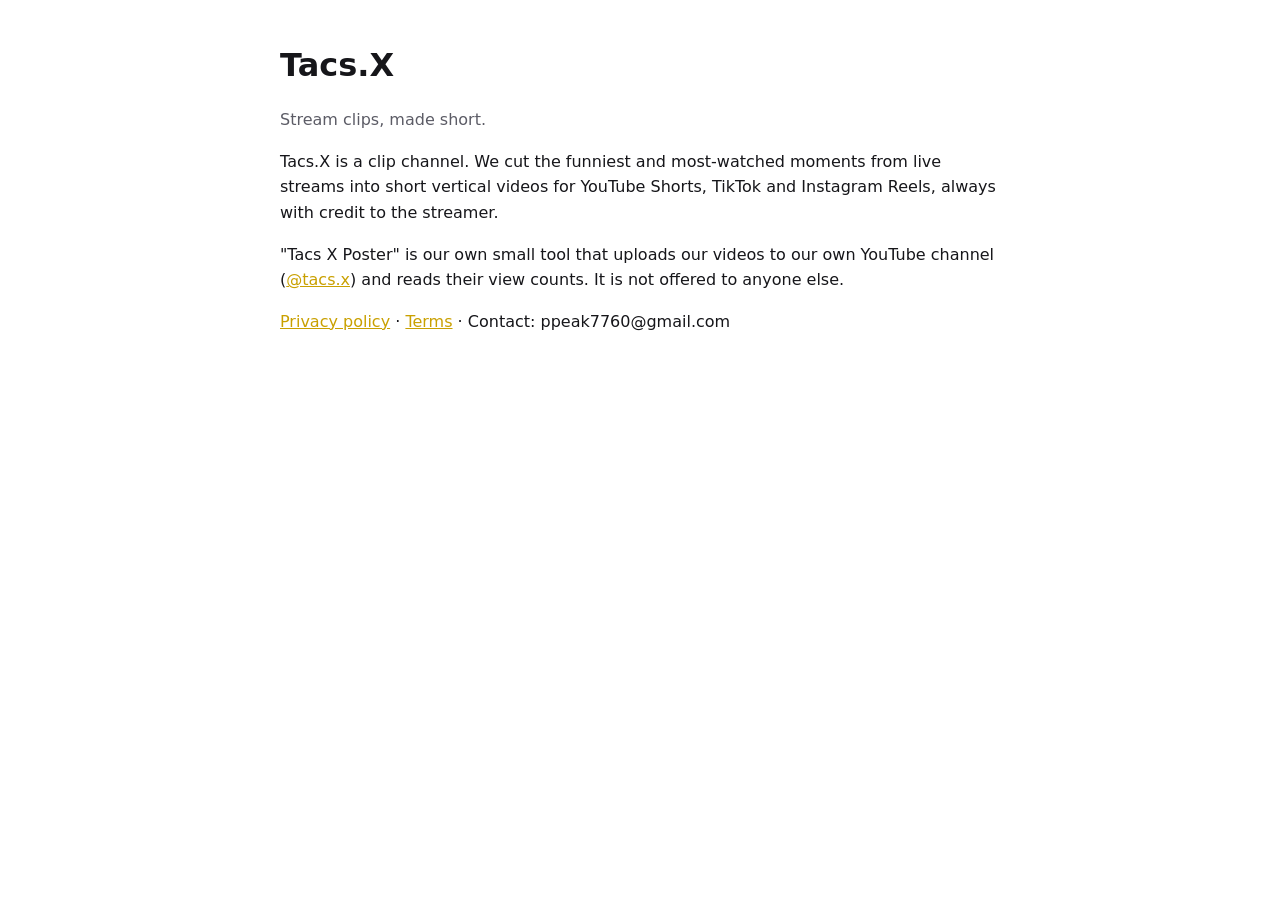
<file: index.html>
<!doctype html><html lang="en"><head><meta charset="utf-8"><meta name="viewport" content="width=device-width,initial-scale=1">
<title>Tacs.X</title><link rel="stylesheet" href="style.css"></head><body><main>
<h1>Tacs.X</h1><p class="sub">Stream clips, made short.</p>
<p>Tacs.X is a clip channel. We cut the funniest and most-watched moments from live streams into short vertical videos for
YouTube Shorts, TikTok and Instagram Reels, always with credit to the streamer.</p>
<p>"Tacs X Poster" is our own small tool that uploads our videos to our own YouTube channel
(<a href="https://www.youtube.com/@tacs.x">@tacs.x</a>) and reads their view counts. It is not offered to anyone else.</p>
<p><a href="privacy.html">Privacy policy</a> · <a href="terms.html">Terms</a> · Contact: ppeak7760@gmail.com</p>
</main></body></html>
</file>
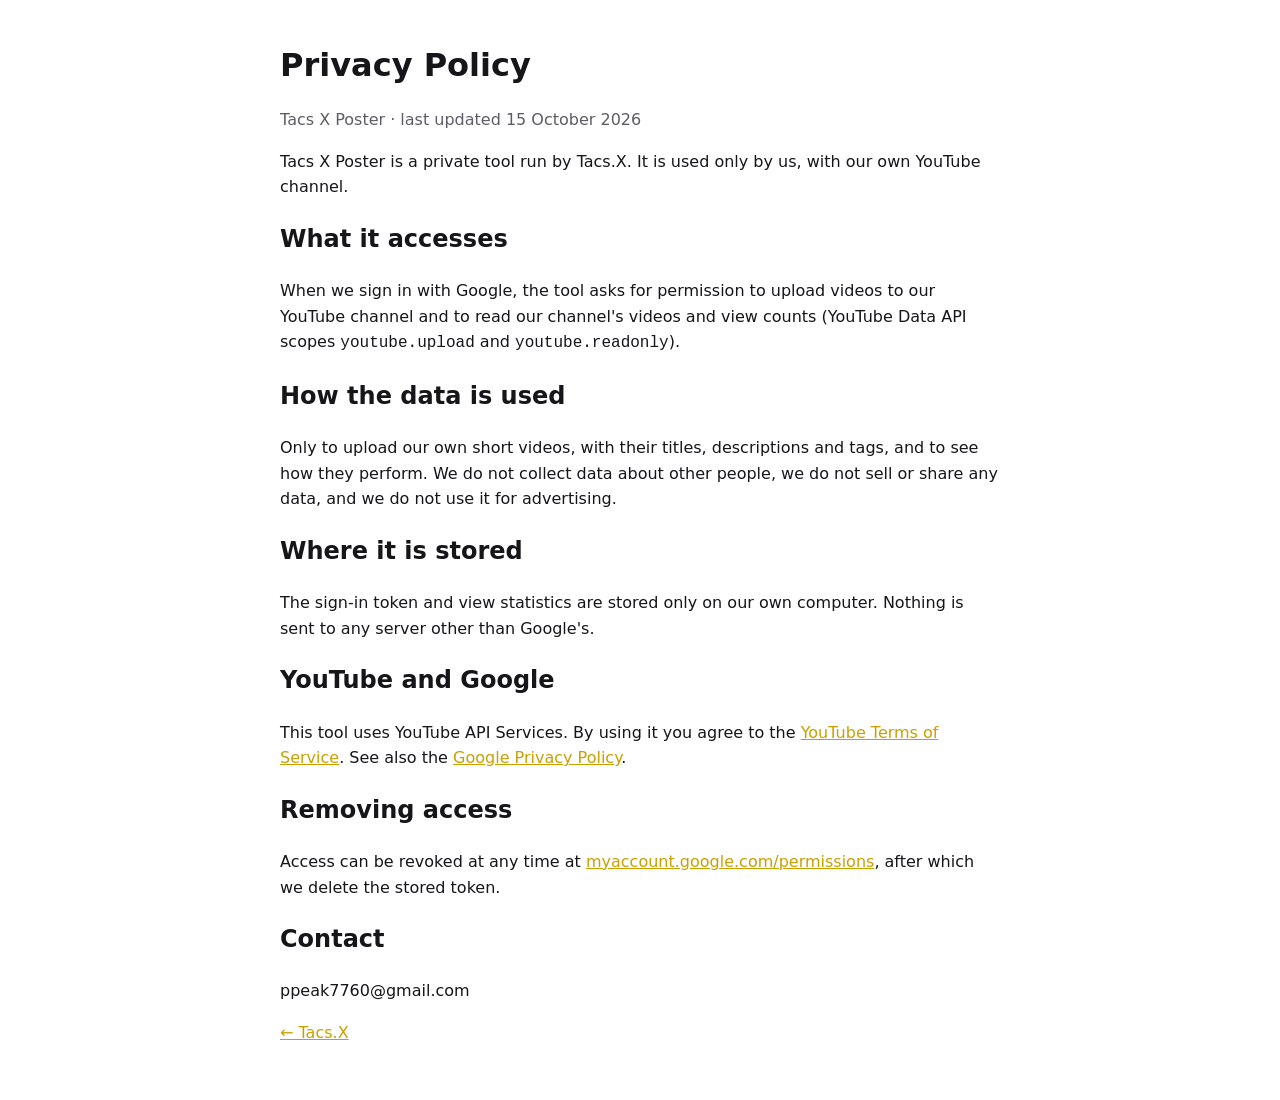
<file: privacy.html>
<!doctype html><html lang="en"><head><meta charset="utf-8"><meta name="viewport" content="width=device-width,initial-scale=1">
<title>Privacy Policy</title><link rel="stylesheet" href="style.css"></head><body><main>
<h1>Privacy Policy</h1><p class="sub">Tacs X Poster · last updated 15 October 2026</p>
<p>Tacs X Poster is a private tool run by Tacs.X. It is used only by us, with our own YouTube channel.</p>
<h2>What it accesses</h2>
<p>When we sign in with Google, the tool asks for permission to upload videos to our YouTube channel and to read our channel's
videos and view counts (YouTube Data API scopes <code>youtube.upload</code> and <code>youtube.readonly</code>).</p>
<h2>How the data is used</h2>
<p>Only to upload our own short videos, with their titles, descriptions and tags, and to see how they perform.
We do not collect data about other people, we do not sell or share any data, and we do not use it for advertising.</p>
<h2>Where it is stored</h2>
<p>The sign-in token and view statistics are stored only on our own computer. Nothing is sent to any server other than Google's.</p>
<h2>YouTube and Google</h2>
<p>This tool uses YouTube API Services. By using it you agree to the
<a href="https://www.youtube.com/t/terms">YouTube Terms of Service</a>. See also the
<a href="https://policies.google.com/privacy">Google Privacy Policy</a>.</p>
<h2>Removing access</h2>
<p>Access can be revoked at any time at <a href="https://myaccount.google.com/permissions">myaccount.google.com/permissions</a>,
after which we delete the stored token.</p>
<h2>Contact</h2><p>ppeak7760@gmail.com</p>
<p><a href="index.html">← Tacs.X</a></p></main></body></html>
</file>
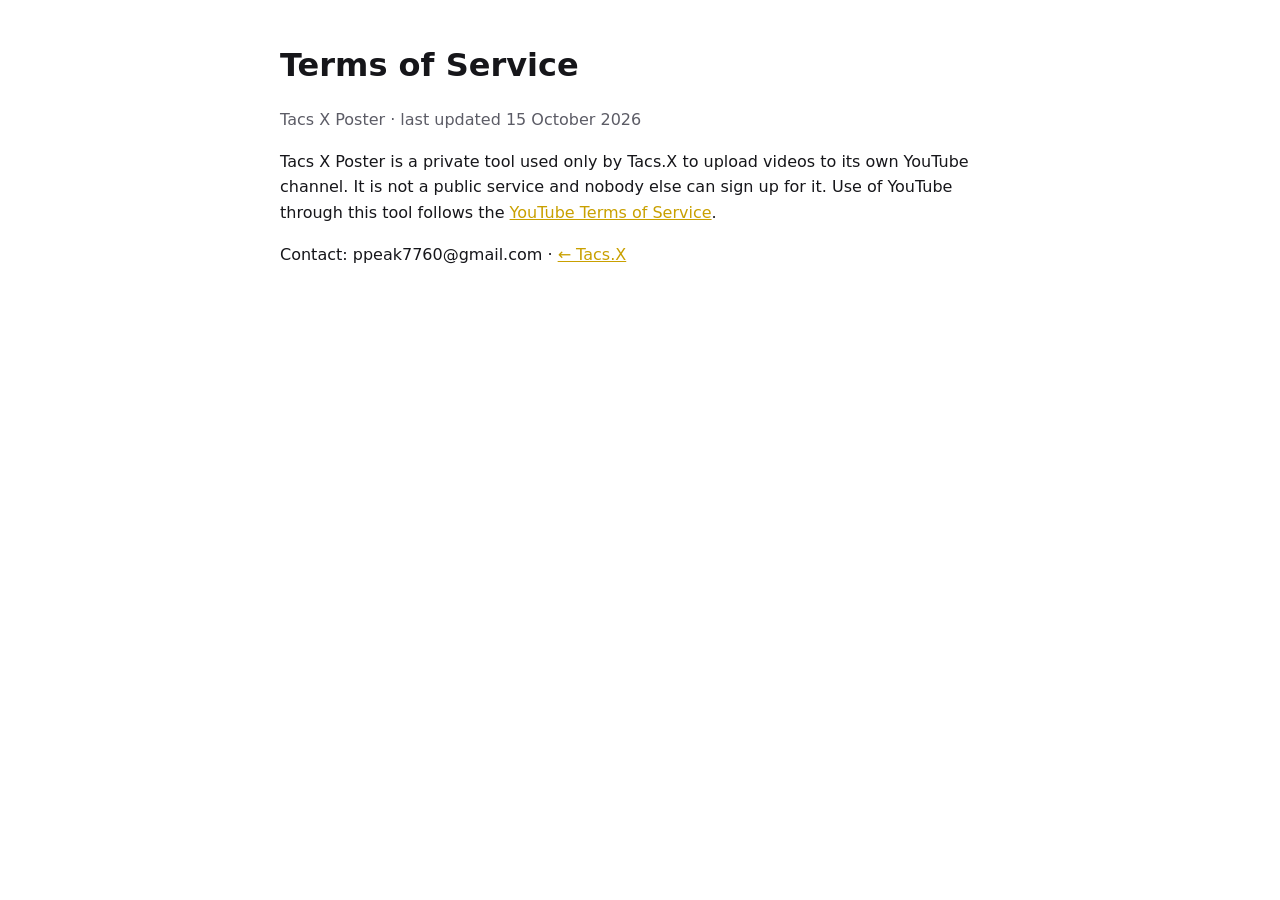
<file: terms.html>
<!doctype html><html lang="en"><head><meta charset="utf-8"><meta name="viewport" content="width=device-width,initial-scale=1">
<title>Terms of Service</title><link rel="stylesheet" href="style.css"></head><body><main>
<h1>Terms of Service</h1><p class="sub">Tacs X Poster · last updated 15 October 2026</p>
<p>Tacs X Poster is a private tool used only by Tacs.X to upload videos to its own YouTube channel. It is not a public service
and nobody else can sign up for it. Use of YouTube through this tool follows the
<a href="https://www.youtube.com/t/terms">YouTube Terms of Service</a>.</p>
<p>Contact: ppeak7760@gmail.com · <a href="index.html">← Tacs.X</a></p></main></body></html>
</file>
<file: style.css>
:root{--bg:#fff;--ink:#16161a;--mute:#5c5c66;--acc:#c9a000}
@media (prefers-color-scheme:dark){:root{--bg:#121214;--ink:#f1f1f3;--mute:#a3a3ad;--acc:#f5c518}}
body{margin:0;background:var(--bg);color:var(--ink);font:16px/1.6 -apple-system,system-ui,sans-serif}
main{max-width:720px;margin:0 auto;padding:40px 16px}h1{margin:0 0 4px}a{color:var(--acc)}.sub{color:var(--mute)}
</file>
